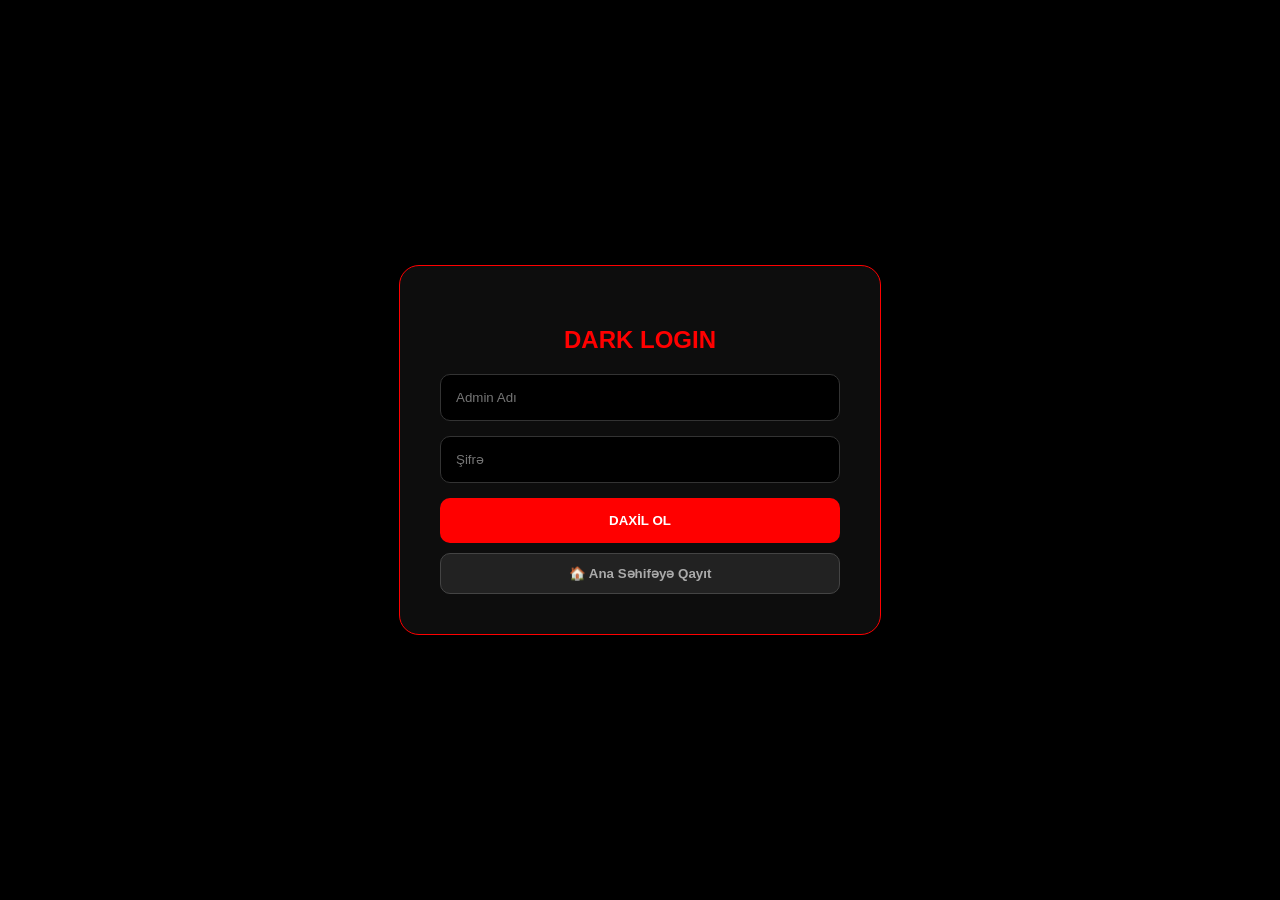
<file: admin.html>
<!DOCTYPE html>
<html lang="az">
<head>
    <meta charset="UTF-8">
    <meta name="viewport" content="width=device-width, initial-scale=1.0">
    <title>DARK | REAL-TIME CONTROL</title>
    <style>
        :root { --red: #ff0000; --dark-bg: #050505; --card-bg: #0d0d0d; --text: #ffffff; --gray: #888; }
        body { background-color: var(--dark-bg); color: var(--text); font-family: 'Segoe UI', sans-serif; margin: 0; display: flex; height: 100vh; overflow: hidden; }
        
        /* Giriş Ekranları */
        .overlay-screen { position: fixed; top: 0; left: 0; width: 100%; height: 100%; background: #000; display: flex; justify-content: center; align-items: center; z-index: 10000; transition: 0.5s; }
        .login-box { width: 90%; max-width: 400px; padding: 40px; background: var(--card-bg); border: 1px solid var(--red); border-radius: 20px; text-align: center; }
        input { width: 100%; padding: 15px; margin-bottom: 15px; background: #000; color: #fff; border: 1px solid #333; border-radius: 10px; box-sizing: border-box; }
        button { cursor: pointer; transition: 0.3s; }
        .btn-home { width: 100%; padding: 12px; background: #222; color: #aaa; border: 1px solid #444; border-radius: 10px; margin-top: 10px; font-weight: bold; }
        .btn-home:hover { background: #333; color: white; }

        /* Sidebar */
        .sidebar { width: 280px; background: var(--card-bg); border-right: 1px solid #222; display: flex; flex-direction: column; padding: 20px; z-index: 999; }
        .menu-btn { background: transparent; color: var(--text); border: none; padding: 15px; text-align: left; border-radius: 10px; margin-bottom: 5px; }
        .menu-btn.active { background: rgba(255, 0, 0, 0.1); color: var(--red); font-weight: bold; }

        /* Content */
        .content { flex: 1; padding: 40px; overflow-y: auto; }
        .page { display: none; }
        .page.active { display: block; }
        
        /* Stats & Tables */
        .stats-grid { display: grid; grid-template-columns: repeat(auto-fit, minmax(200px, 1fr)); gap: 20px; margin-bottom: 30px; }
        .stat-card { background: var(--card-bg); padding: 20px; border-radius: 15px; border: 1px solid #222; text-align: center; }
        .val { font-size: 32px; font-weight: bold; color: var(--red); display: block; margin: 10px 0; }
        
        .log-table { width: 100%; border-collapse: collapse; background: #0a0a0a; border-radius: 10px; overflow: hidden; margin-top: 10px; }
        .log-table th, .log-table td { padding: 12px; text-align: left; border-bottom: 1px solid #111; font-size: 13px; }
        .log-table th { color: var(--red); background: #111; }

        .live-status { display: inline-flex; align-items: center; gap: 8px; font-weight: bold; }
        .dot { width: 10px; height: 10px; border-radius: 50%; background: #555; }
        .live .dot { background: #00ff00; box-shadow: 0 0 10px #00ff00; animation: blink 1s infinite; }
        @keyframes blink { 50% { opacity: 0.3; } }

        @media (max-width: 900px) {
            .sidebar { position: fixed; left: -300px; height: 100%; transition: 0.3s; }
            .sidebar.open { left: 0; }
            .content { padding: 80px 20px; }
        }
    </style>
</head>
<body>

    <!-- Giriş Mərhələsi 1 -->
    <div id="loginOverlay" class="overlay-screen">
        <div class="login-box">
            <h2 style="color:var(--red)">DARK LOGIN</h2>
            <input type="text" id="userInput" placeholder="Admin Adı">
            <input type="password" id="passInput" placeholder="Şifrə">
            <button onclick="checkStep1()" style="width:100%; padding:15px; background:var(--red); color:white; border:none; border-radius:10px; font-weight:bold;">DAXİL OL</button>
            <button class="btn-home" onclick="window.location.href='index.html'">🏠 Ana Səhifəyə Qayıt</button>
        </div>
    </div>

    <!-- Giriş Mərhələsi 2 -->
    <div id="twoFAOverlay" class="overlay-screen" style="display:none;">
        <div class="login-box">
            <h2 style="color:var(--red)">SECURITY</h2>
            <input type="password" id="twoFAPass" placeholder="Gizlilik Acharı">
            <button onclick="checkStep2()" style="width:100%; padding:15px; background:var(--red); color:white; border:none; border-radius:10px; font-weight:bold;">PANELİ AÇ</button>
            <button class="btn-home" onclick="window.location.href='index.html'">🏠 Ana Səhifəyə Qayıt</button>
        </div>
    </div>

    <!-- Sidebar -->
    <div class="sidebar" id="sidebar">
        <h2 style="color:var(--red); text-align:center">DARK PANEL</h2>
        <button class="menu-btn active" onclick="showPage('dashboard', this)">📊 DASHBOARD</button>
        <button class="menu-btn" onclick="showPage('blacklist', this)">🚫 BLACKLIST</button>
        <button class="menu-btn" onclick="showPage('logs', this)">🛠 SİSTEM LOQLARI</button>
        <button onclick="window.location.href='index.html'" style="margin-top:auto; padding:15px; background:#333; border:1px solid #555; border-radius:10px; color:white; font-weight:bold;">🏠 ANA SƏHİFƏ</button>
    </div>

    <div class="content">
        <!-- Dashboard -->
        <div id="dashboard" class="page active">
            <h3>CANLI STATİSTİKA</h3>
            <div class="stats-grid">
                <div class="stat-card">
                    <h4>TikTok Canlı</h4>
                    <div id="tiktokStatus" class="live-status"><div class="dot"></div> <span id="statusText">OFFLINE</span></div>
                    <div style="margin-top:10px;">
                        <button onclick="toggleTikTok(true)" style="background:green; color:white; border:none; padding:8px 15px; border-radius:5px; font-weight:bold;">AKTİV ET</button>
                        <button onclick="toggleTikTok(false)" style="background:#880000; color:white; border:none; padding:8px 15px; border-radius:5px; font-weight:bold;">DEAKTİV ET</button>
                    </div>
                </div>
                <div class="stat-card"><h4>Ümumi Ziyarət</h4><span class="val" id="totalVisits">0</span></div>
                <div class="stat-card"><h4>Real Rezervlər</h4><span class="val" id="totalRezervs">0</span></div>
            </div>
        </div>

        <!-- Blacklist -->
        <div id="blacklist" class="page">
            <h3>🚫 IP BAN SİSTEMİ</h3>
            <div style="background:#0a0a0a; padding:20px; border-radius:15px; border:1px solid #222;">
                <input type="text" id="banIP" placeholder="Bloklanacaq IP">
                <button onclick="addBan()" style="width:100%; padding:15px; background:var(--red); color:white; border:none; border-radius:10px; font-weight:bold;">IP-Nİ BLOKLA</button>
            </div>
            <div id="bannedList" style="margin-top:20px; color:red; font-family:monospace;"></div>
        </div>

        <!-- Logs -->
        <div id="logs" class="page">
            <h3>🛠 REAL LOQLAR</h3>
            <button onclick="clearLogs()" style="background:#444; color:white; border:none; padding:10px; border-radius:5px; margin-bottom:10px;">Loqları Təmizlə</button>
            
            <h4>Ziyarətçilər</h4>
            <table class="log-table">
                <thead><tr><th>IP</th><th>Tarix</th></tr></thead>
                <tbody id="visitLogs"></tbody>
            </table>

            <h4>Rezervasiyalar</h4>
            <table class="log-table">
                <thead><tr><th>IP</th><th>Məlumat</th><th>Tarix</th></tr></thead>
                <tbody id="rezervLogs"></tbody>
            </table>
        </div>
    </div>

    <script>
        // --- REAL MƏLUMATLARIN İDARƏ EDİLMƏSİ ---
        let storage = {
            visits: JSON.parse(localStorage.getItem('dark_visits')) || [],
            rezervs: JSON.parse(localStorage.getItem('dark_rezervs')) || [],
            bans: JSON.parse(localStorage.getItem('dark_bans')) || [],
            isLive: localStorage.getItem('tiktokLiveStatus') === 'true' // Ana səhifə ilə əlaqə
        };

        function checkStep1() {
            if(document.getElementById("userInput").value === "dark" && document.getElementById("passInput").value === "cindirniko") {
                document.getElementById("loginOverlay").style.display = "none";
                document.getElementById("twoFAOverlay").style.display = "flex";
            } else { alert("Yanlış məlumat!"); }
        }

        function checkStep2() {
            if(document.getElementById("twoFAPass").value === "dark170109") {
                document.getElementById("twoFAOverlay").style.display = "none";
                initPanel();
            } else { alert("Açar yanlışdır!"); }
        }

        function initPanel() {
            updateStats(); renderBans(); renderLogs();
            toggleTikTok(storage.isLive);
        }

        function updateStats() {
            document.getElementById("totalVisits").innerText = storage.visits.length;
            document.getElementById("totalRezervs").innerText = storage.rezervs.length;
        }

        // --- ƏSAS HİSSƏ: TİKTOK STATUSUNUN DƏYİŞDİRİLMƏSİ ---
        function toggleTikTok(status) {
            storage.isLive = status;
            // Ana səhifənin görəcəyi kodu (tiktokLiveStatus) yeniləyirik:
            localStorage.setItem('tiktokLiveStatus', status ? 'true' : 'false'); 
            
            const el = document.getElementById("tiktokStatus");
            if(status) {
                el.classList.add("live");
                document.getElementById("statusText").innerText = "LIVE NOW";
            } else {
                el.classList.remove("live");
                document.getElementById("statusText").innerText = "OFFLINE";
            }
        }

        function addBan() {
            const ip = document.getElementById("banIP").value;
            if(ip && !storage.bans.includes(ip)) {
                storage.bans.push(ip);
                localStorage.setItem('dark_bans', JSON.stringify(storage.bans));
                renderBans(); document.getElementById("banIP").value = "";
            }
        }

        function renderBans() { document.getElementById("bannedList").innerHTML = storage.bans.map(ip => `<div>[BANNED] ${ip}</div>`).join(""); }

        function renderLogs() {
            document.getElementById("visitLogs").innerHTML = storage.visits.map(v => `<tr><td>${v.ip}</td><td>${v.date}</td></tr>`).reverse().join("");
            document.getElementById("rezervLogs").innerHTML = storage.rezervs.map(r => `<tr><td>${r.ip}</td><td>${r.note}</td><td>${r.date}</td></tr>`).reverse().join("");
        }

        function clearLogs() {
            if(confirm("Bütün loqlar silinsin?")) {
                localStorage.setItem('dark_visits', '[]'); localStorage.setItem('dark_rezervs', '[]');
                storage.visits = []; storage.rezervs = [];
                updateStats(); renderLogs();
            }
        }

        function showPage(id, btn) {
            document.querySelectorAll('.page').forEach(p => p.classList.remove('active'));
            document.getElementById(id).classList.add('active');
            document.querySelectorAll('.menu-btn').forEach(m => m.classList.remove('active'));
            btn.classList.add('active');
        }
    </script>
</body>
</html>
</file>
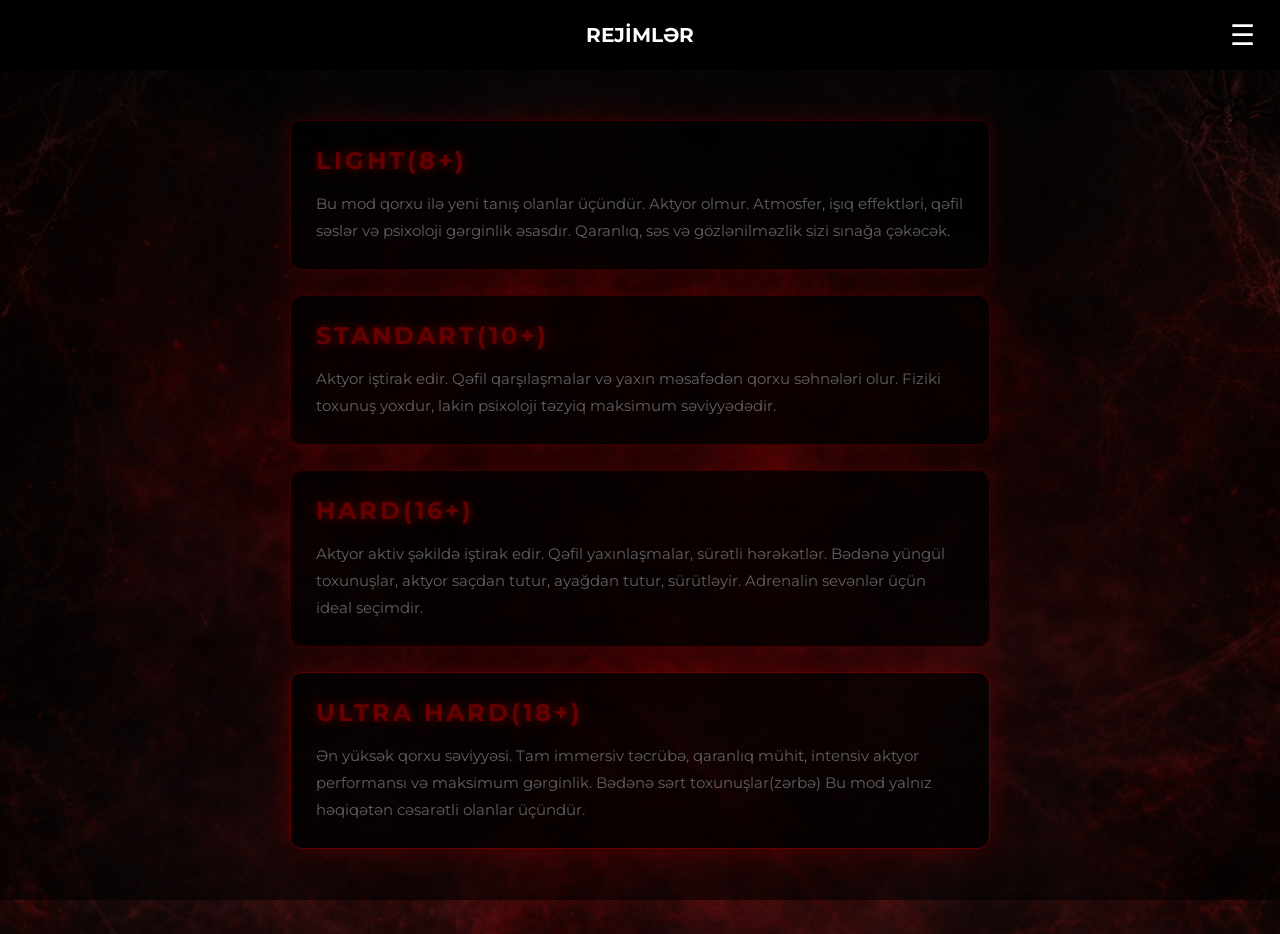
<file: mods.html>
<!DOCTYPE html>
<html lang="az">
<head>
<meta charset="UTF-8">
<meta name="viewport" content="width=device-width, initial-scale=1.0">
<title>Modlar</title>
<link rel="stylesheet" href="style.css">
</head>
<body>

<!-- SIDE MENU -->
<div class="side-menu" id="menu">
    <a href="index.html">Ana Səhifə</a>
    <a href="about.html">Haqqımızda</a>
    <a href="games.html">Oyunlar</a>
    <a href="prices.html">Qiymətlər</a>
    <a href="location.html">Məkan</a>
</div>

<!-- TOPBAR -->
<div class="topbar">
    <div class="topbar-title">REJİMLƏR</div>
    <div class="burger" onclick="toggleMenu()" id="burger">☰</div>
</div>

<section class="mods-section">

    <div class="mods-container">

        <div class="mode-card">
            <h2>LIGHT(8+)</h2>
            <p>
            Bu mod qorxu ilə yeni tanış olanlar üçündür.
            Aktyor olmur. Atmosfer, işıq effektləri,
            qəfil səslər və psixoloji gərginlik əsasdır.
            Qaranlıq, səs və gözlənilməzlik sizi sınağa çəkəcək.
            </p>
        </div>

        <div class="mode-card">
            <h2>STANDART(10+)</h2>
            <p>
            Aktyor iştirak edir.
            Qəfil qarşılaşmalar və yaxın məsafədən qorxu səhnələri olur.
            Fiziki toxunuş yoxdur, lakin psixoloji təzyiq maksimum səviyyədədir.
            </p>
        </div>

        <div class="mode-card">
            <h2>HARD(16+)</h2>
            <p>
            Aktyor aktiv şəkildə iştirak edir.
            Qəfil yaxınlaşmalar, sürətli hərəkətlər.
            Bədənə yüngül toxunuşlar, aktyor saçdan tutur, ayağdan tutur,
            sürütləyir.
            Adrenalin sevənlər üçün ideal seçimdir.
            </p>
        </div>

        <div class="mode-card ultra">
            <h2>ULTRA HARD(18+)</h2>
            <p>
            Ən yüksək qorxu səviyyəsi.
            Tam immersiv təcrübə, qaranlıq mühit,
            intensiv aktyor performansı və maksimum gərginlik.
            Bədənə sərt toxunuşlar(zərbə)
            Bu mod yalnız həqiqətən cəsarətli olanlar üçündür.
            </p>
        </div>

    </div>

</section>

<script>
function toggleMenu(){
    const menu = document.getElementById("menu");
    const burger = document.getElementById("burger");

    menu.classList.toggle("active");

    if(menu.classList.contains("active")){
        burger.innerHTML = "✕";
        burger.classList.add("close");
    } else {
        burger.innerHTML = "☰";
        burger.classList.remove("close");
    }
}
</script>

</body>
</html>
</file>
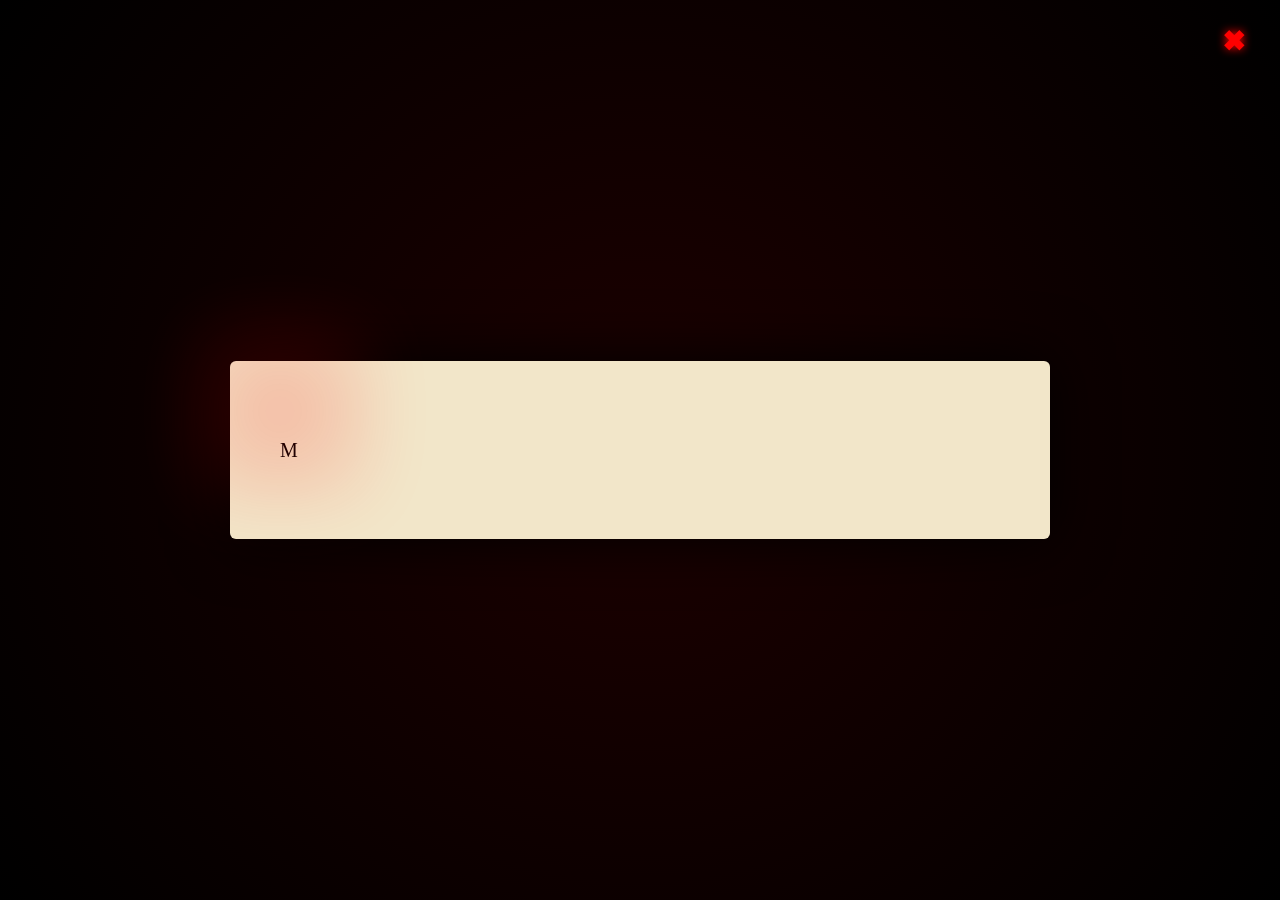
<file: murad.html>
<!DOCTYPE html>
<html lang="az">
<head>

<meta charset="UTF-8">
<meta name="viewport" content="width=device-width, initial-scale=1.0">

<title>Murad Hekayə</title>

<style>

body{
margin:0;
background:black;
font-family:serif;
overflow:hidden;
display:flex;
justify-content:center;
align-items:center;
height:100vh;
}

/* close button */

.close-btn{
position:fixed;
top:25px;
right:35px;
font-size:28px;
color:red;
cursor:pointer;
font-weight:bold;
text-shadow:0 0 10px red;
transition:0.2s;
}

.close-btn:hover{
transform:scale(1.3);
}

/* horror background */

body::before{
content:"";
position:fixed;
width:100%;
height:100%;
background:radial-gradient(circle, #200000, black);
opacity:0.9;
z-index:-1;
}

/* book */

.book{
width:720px;
max-width:90%;
background:#f2e6c9;
padding:50px;
border-radius:6px;
box-shadow:0 0 60px black;
font-size:20px;
line-height:1.9;
transform:rotateY(90deg);
animation:openBook 1.2s forwards;
}

/* blood stains */

.book::before{
content:"";
position:absolute;
width:200px;
height:200px;
background:radial-gradient(red, transparent);
opacity:0.2;
top:-50px;
left:-50px;
filter:blur(30px);
}

/* page open animation */

@keyframes openBook{
0%{transform:rotateY(90deg);}
100%{transform:rotateY(0deg);}
}

/* screen shake */

@keyframes shake{
0%{transform:translate(0)}
25%{transform:translate(2px,-2px)}
50%{transform:translate(-2px,2px)}
75%{transform:translate(2px,2px)}
100%{transform:translate(0)}
}

.shake{
animation:shake 0.3s;
}

</style>

</head>

<body>

<div class="close-btn" onclick="location.href='games.html'">✖</div>

<div class="book">
<p id="story"></p>
</div>

<!-- sounds -->


<audio id="ambience" src="pen.mp3" autoplay loop></audio>

<script>

const text = `Muradın 10 yaşı var idi.

10 il əvvəl onun anasına cin musallat oldu.

Qaranlıq gecədə ailənin bütün üzvləri —
6 yaşlı bacısı, atası, nənəsi və babası —
amansız şəkildə öldürüldü.

Murad öldürülərkən ifrit onun ruhuna aşiq oldu
və onu həmin evdə həbs etdi.

Paşa baba və Fatma nənə
Muradın ruhunu azad etmək üçün
öz ruhlarını da həmin evdə saxladılar.

Lakin zaman keçdikcə
hamısı ifritin köləsinə çevrildi...

İndi isə sən o evə daxil olacaqsan.

Muradı xilas edə biləcəksən?`;

let i = 0;

function typeWriter(){

if(i < text.length){

document.getElementById("story").innerHTML += text.charAt(i);

document.getElementById("penSound").currentTime=0;
document.getElementById("penSound").play();

i++;

setTimeout(typeWriter,20); /* faster writing */

}
}

typeWriter();

/* random screen shake */

setInterval(()=>{

if(Math.random()<0.15){

document.body.classList.add("shake");

setTimeout(()=>{
document.body.classList.remove("shake");
},300);

}

},2000);

</script>

</body>
</html>
</file>
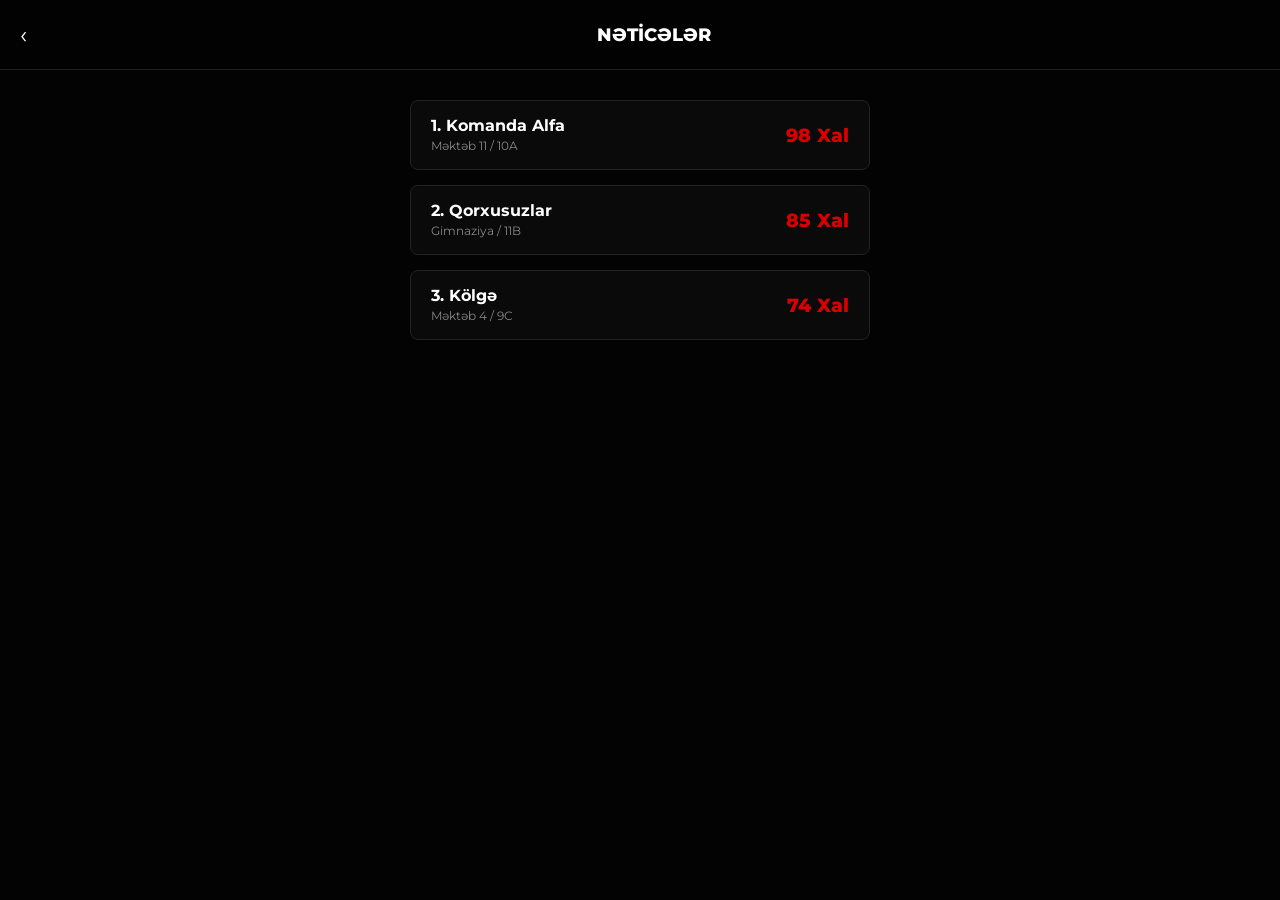
<file: neticeler.html>
<!DOCTYPE html>
<html lang="az">
<head>
    <meta charset="UTF-8">
    <meta name="viewport" content="width=device-width, initial-scale=1.0, maximum-scale=1.0, user-scalable=no">
    <title>Nəticələr - DARK Horror House</title>
    <style>
        @import url('https://fonts.googleapis.com/css2?family=Montserrat:wght@400;600;800&display=swap');
        :root { --bg: #030303; --surface: #0a0a0a; --primary: #d90000; --text: #ffffff; --border: #222222; }
        * { box-sizing: border-box; margin: 0; padding: 0; font-family: 'Montserrat', sans-serif; }
        body { background: var(--bg); color: var(--text); }
        .topbar { position: fixed; top: 0; width: 100%; height: 70px; background: rgba(3,3,3,0.9); display: flex; align-items: center; justify-content: space-between; padding: 0 20px; z-index: 100; border-bottom: 1px solid var(--border); }
        .topbar-title { font-weight: 800; font-size: 1.1rem; text-transform: uppercase; margin: 0 auto; padding-left: 28px; }
        .back-btn { font-size: 24px; color: var(--text); text-decoration: none; position: absolute; left: 20px; }
        .app-container { width: 100%; max-width: 500px; margin: 0 auto; padding: 20px; padding-top: 100px; }
        .result-card { background: var(--surface); padding: 15px 20px; border: 1px solid var(--border); border-radius: 8px; display: flex; justify-content: space-between; align-items: center; margin-bottom: 15px; }
        .result-card span.score { font-weight: 800; color: var(--primary); font-size: 1.2rem; }
    </style>
</head>
<body>
    <div class="topbar">
        <a href="index.html" class="back-btn">‹</a>
        <div class="topbar-title">Nəticələr</div>
    </div>
    <div class="app-container">
        <div class="result-card">
            <div>
                <strong>1. Komanda Alfa</strong><br>
                <span style="font-size: 12px; color: #888;">Məktəb 11 / 10A</span>
            </div>
            <span class="score">98 Xal</span>
        </div>
        <div class="result-card">
            <div>
                <strong>2. Qorxusuzlar</strong><br>
                <span style="font-size: 12px; color: #888;">Gimnaziya / 11B</span>
            </div>
            <span class="score">85 Xal</span>
        </div>
        <div class="result-card">
            <div>
                <strong>3. Kölgə</strong><br>
                <span style="font-size: 12px; color: #888;">Məktəb 4 / 9C</span>
            </div>
            <span class="score">74 Xal</span>
        </div>
    </div>
</body>
</html>
</file>
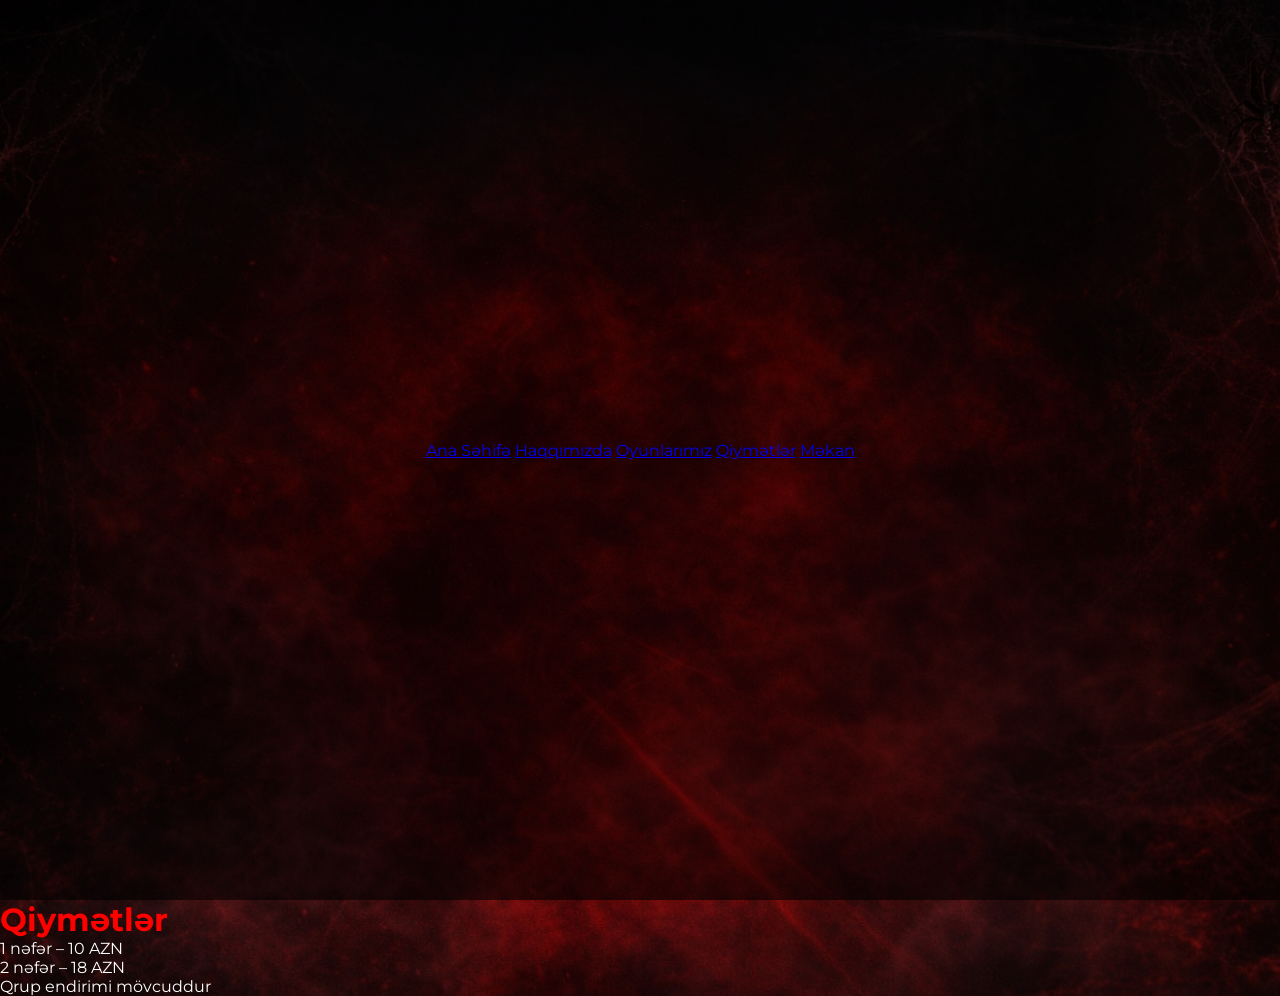
<file: prices.html>
<!DOCTYPE html>
<html lang="az">
<head>
<meta charset="UTF-8">
<meta name="viewport" content="width=device-width, initial-scale=1.0">
<title>Qiymətlər - Dark Qorxu Evi</title>
<link rel="stylesheet" href="style.css">
</head>
<body>

<header>
<nav>
    <a href="index.html">Ana Səhifə</a>
    <a href="about.html">Haqqımızda</a>
    <a href="games.html">Oyunlarımız</a>
    <a href="prices.html">Qiymətlər</a>
    <a href="location.html">Məkan</a>
</nav>
</header>

<div class="content">
    <h1 style="color:red;">Qiymətlər</h1>
    <p>1 nəfər – 10 AZN</p>
    <p>2 nəfər – 18 AZN</p>
    <p>Qrup endirimi mövcuddur</p>
</div>

</body>
</html>
</file>
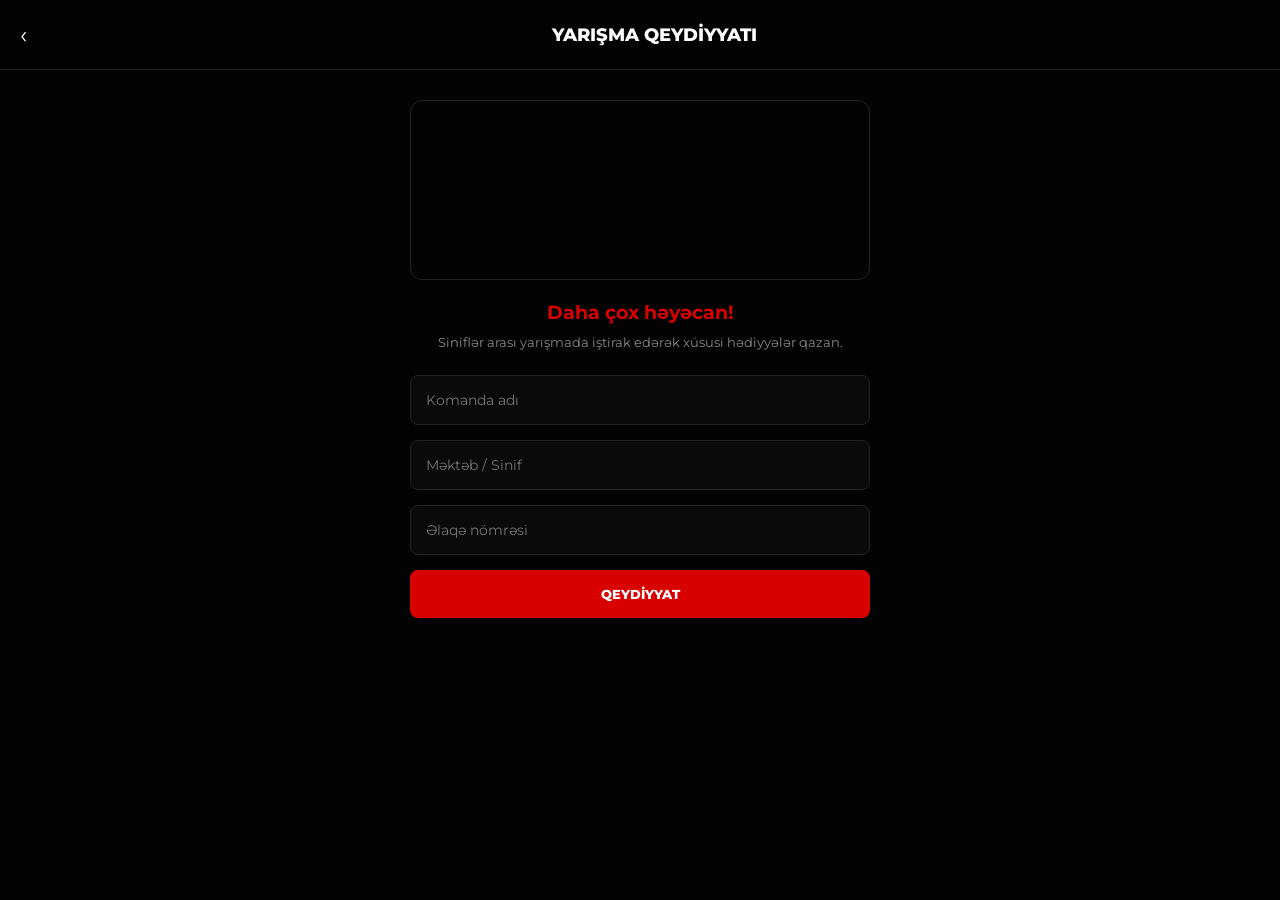
<file: qeydiyyat.html>
<!DOCTYPE html>
<html lang="az">
<head>
    <meta charset="UTF-8">
    <meta name="viewport" content="width=device-width, initial-scale=1.0, maximum-scale=1.0, user-scalable=no">
    <title>Yarışma Qeydiyyatı - DARK Horror House</title>
    <style>
        @import url('https://fonts.googleapis.com/css2?family=Montserrat:wght@400;600;800&display=swap');
        :root { --bg: #030303; --surface: #0a0a0a; --primary: #d90000; --text: #ffffff; --border: #222222; }
        * { box-sizing: border-box; margin: 0; padding: 0; font-family: 'Montserrat', sans-serif; }
        body { background: var(--bg); color: var(--text); }
        .topbar { position: fixed; top: 0; width: 100%; height: 70px; background: rgba(3,3,3,0.9); display: flex; align-items: center; justify-content: space-between; padding: 0 20px; z-index: 100; border-bottom: 1px solid var(--border); }
        .topbar-title { font-weight: 800; font-size: 1.1rem; text-transform: uppercase; margin: 0 auto; padding-left: 28px; }
        .back-btn { font-size: 24px; color: var(--text); text-decoration: none; position: absolute; left: 20px; }
        .app-container { width: 100%; max-width: 500px; margin: 0 auto; padding: 20px; padding-top: 100px; text-align: center; }
        .hero-img { width: 100%; height: 180px; background: url('https://images.unsplash.com/photo-1509248961158-e54f6934749c?auto=format&fit=crop&w=600&q=80') center/cover; border-radius: 12px; margin-bottom: 20px; border: 1px solid var(--border); }
        input { width: 100%; padding: 15px; background: var(--surface); border: 1px solid var(--border); color: var(--text); border-radius: 8px; margin-bottom: 15px; outline: none; font-size: 14px; }
        .btn { width: 100%; background: var(--primary); color: #fff; padding: 16px; border: none; border-radius: 8px; font-weight: 800; text-transform: uppercase; cursor: pointer; }
    </style>
</head>
<body>
    <div class="topbar">
        <a href="index.html" class="back-btn">‹</a>
        <div class="topbar-title">Yarışma Qeydiyyatı</div>
    </div>
    <div class="app-container">
        <div class="hero-img"></div>
        <h2 style="font-size: 1.2rem; margin-bottom: 10px; color: var(--primary);">Daha çox həyəcan!</h2>
        <p style="font-size: 13px; color: #888; margin-bottom: 25px; padding: 0 10px;">Siniflər arası yarışmada iştirak edərək xüsusi hədiyyələr qazan.</p>
        
        <form onsubmit="event.preventDefault(); alert('Qeydiyyat uğurla tamamlandı!'); window.location.href='index.html';">
            <input type="text" placeholder="Komanda adı" required>
            <input type="text" placeholder="Məktəb / Sinif" required>
            <input type="tel" placeholder="Əlaqə nömrəsi" required>
            <button type="submit" class="btn">Qeydiyyat</button>
        </form>
    </div>
</body>
</html>
</file>
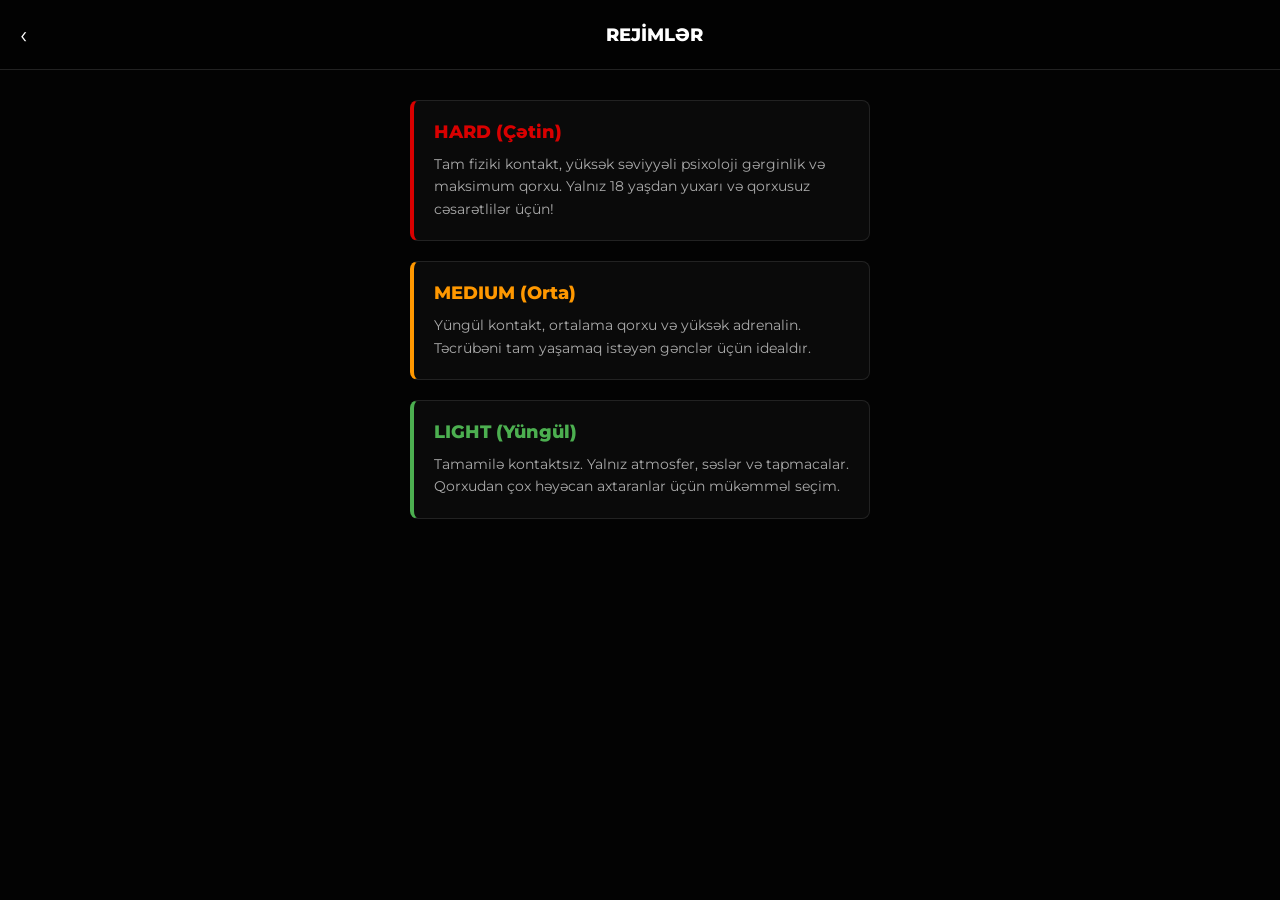
<file: rejimler.html>
<!DOCTYPE html>
<html lang="az">
<head>
    <meta charset="UTF-8">
    <meta name="viewport" content="width=device-width, initial-scale=1.0, maximum-scale=1.0, user-scalable=no">
    <title>Rejimlər - DARK Horror House</title>
    <style>
        @import url('https://fonts.googleapis.com/css2?family=Montserrat:wght@400;600;800&display=swap');
        :root { --bg: #030303; --surface: #0a0a0a; --primary: #d90000; --text: #ffffff; --border: #222222; }
        * { box-sizing: border-box; margin: 0; padding: 0; font-family: 'Montserrat', sans-serif; }
        body { background: var(--bg); color: var(--text); }
        .topbar { position: fixed; top: 0; width: 100%; height: 70px; background: rgba(3,3,3,0.9); display: flex; align-items: center; justify-content: space-between; padding: 0 20px; z-index: 100; border-bottom: 1px solid var(--border); }
        .topbar-title { font-weight: 800; font-size: 1.1rem; text-transform: uppercase; margin: 0 auto; padding-left: 28px; }
        .back-btn { font-size: 24px; color: var(--text); text-decoration: none; position: absolute; left: 20px; }
        .app-container { width: 100%; max-width: 500px; margin: 0 auto; padding: 20px; padding-top: 100px; }
        .mode-card { background: var(--surface); border: 1px solid var(--border); border-left: 4px solid var(--primary); padding: 20px; border-radius: 8px; margin-bottom: 20px; }
        .mode-title { font-size: 18px; font-weight: 800; margin-bottom: 10px; color: var(--primary); }
        .mode-desc { font-size: 14px; color: #aaa; line-height: 1.6; }
    </style>
</head>
<body>
    <div class="topbar">
        <a href="index.html" class="back-btn">‹</a>
        <div class="topbar-title">Rejimlər</div>
    </div>
    <div class="app-container">
        <div class="mode-card">
            <div class="mode-title">HARD (Çətin)</div>
            <div class="mode-desc">Tam fiziki kontakt, yüksək səviyyəli psixoloji gərginlik və maksimum qorxu. Yalnız 18 yaşdan yuxarı və qorxusuz cəsarətlilər üçün!</div>
        </div>
        <div class="mode-card" style="border-left-color: #ff9800;">
            <div class="mode-title" style="color:#ff9800;">MEDIUM (Orta)</div>
            <div class="mode-desc">Yüngül kontakt, ortalama qorxu və yüksək adrenalin. Təcrübəni tam yaşamaq istəyən gənclər üçün idealdır.</div>
        </div>
        <div class="mode-card" style="border-left-color: #4caf50;">
            <div class="mode-title" style="color:#4caf50;">LIGHT (Yüngül)</div>
            <div class="mode-desc">Tamamilə kontaktsız. Yalnız atmosfer, səslər və tapmacalar. Qorxudan çox həyəcan axtaranlar üçün mükəmməl seçim.</div>
        </div>
    </div>
</body>
</html>
</file>
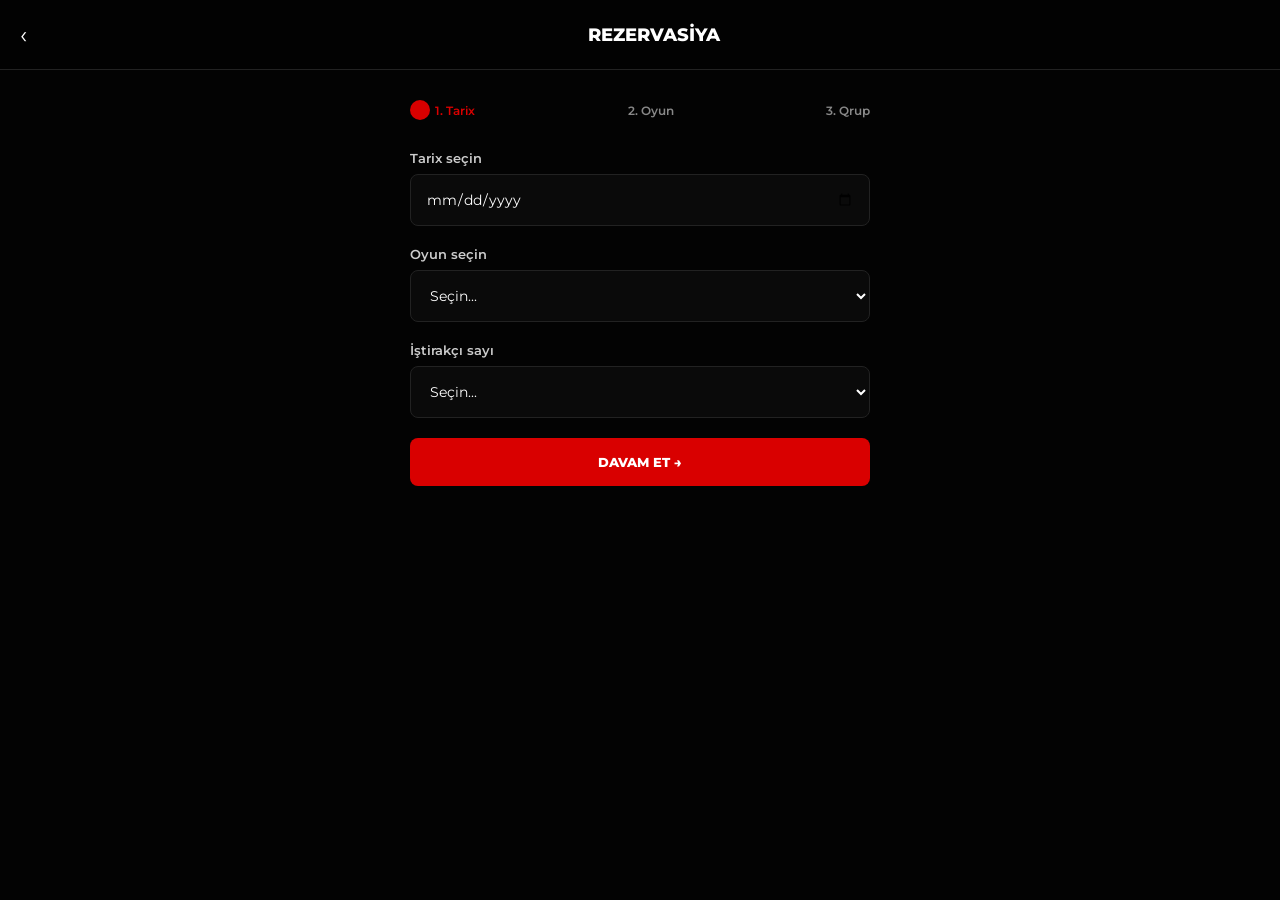
<file: reserve.html>
<!DOCTYPE html>
<html lang="az">
<head>
    <meta charset="UTF-8">
    <meta name="viewport" content="width=device-width, initial-scale=1.0, maximum-scale=1.0, user-scalable=no">
    <title>Rezervasiya - DARK Horror House</title>
    <style>
        @import url('https://fonts.googleapis.com/css2?family=Montserrat:wght@400;600;800&display=swap');
        :root { --bg: #030303; --surface: #0a0a0a; --primary: #d90000; --text: #ffffff; --border: #222222; }
        * { box-sizing: border-box; margin: 0; padding: 0; font-family: 'Montserrat', sans-serif; }
        body { background: var(--bg); color: var(--text); }
        .topbar { position: fixed; top: 0; width: 100%; height: 70px; background: rgba(3,3,3,0.9); display: flex; align-items: center; justify-content: space-between; padding: 0 20px; z-index: 100; border-bottom: 1px solid var(--border); }
        .topbar-title { font-weight: 800; font-size: 1.1rem; text-transform: uppercase; margin: 0 auto; padding-left: 28px; }
        .back-btn { font-size: 24px; color: var(--text); text-decoration: none; position: absolute; left: 20px; }
        .app-container { width: 100%; max-width: 500px; margin: 0 auto; padding: 20px; padding-top: 100px; }
        
        .step-indicator { display: flex; justify-content: space-between; margin-bottom: 30px; font-size: 12px; color: #888; font-weight: 600; }
        .step-indicator span { display: flex; align-items: center; gap: 5px; }
        .step-indicator .active { color: var(--primary); }
        .step-indicator .active::before { content: ''; display: inline-block; width: 20px; height: 20px; background: var(--primary); color: white; border-radius: 50%; text-align: center; line-height: 20px; }
        
        label { display: block; margin-bottom: 8px; font-size: 13px; font-weight: 600; color: #ccc; }
        select, input { width: 100%; padding: 15px; background: var(--surface); border: 1px solid var(--border); color: var(--text); border-radius: 8px; margin-bottom: 20px; outline: none; font-size: 14px; }
        .btn { width: 100%; background: var(--primary); color: #fff; padding: 16px; border: none; border-radius: 8px; font-weight: 800; text-transform: uppercase; cursor: pointer; }
    </style>
</head>
<body>
    <div class="topbar">
        <a href="index.html" class="back-btn">‹</a>
        <div class="topbar-title">Rezervasiya</div>
    </div>
    <div class="app-container">
        <div class="step-indicator">
            <span class="active">1. Tarix</span>
            <span>2. Oyun</span>
            <span>3. Qrup</span>
        </div>
        <form action="#" method="POST" onsubmit="event.preventDefault(); alert('Rezervasiya sistemi işə salındı!'); window.location.href='index.html';">
            <label>Tarix seçin</label>
            <input type="date" required>
            <label>Oyun seçin</label>
            <select required>
                <option value="">Seçin...</option>
                <option>Qanlı Mənzil</option>
                <option>Psixoloq</option>
                <option>Mqam</option>
                <option>Dəhliz</option>
            </select>
            <label>İştirakçı sayı</label>
            <select required>
                <option value="">Seçin...</option>
                <option>2 nəfər</option>
                <option>3 nəfər</option>
                <option>4 nəfər</option>
                <option>5+ nəfər</option>
            </select>
            <button type="submit" class="btn">Davam et →</button>
        </form>
    </div>
</body>
</html>
</file>
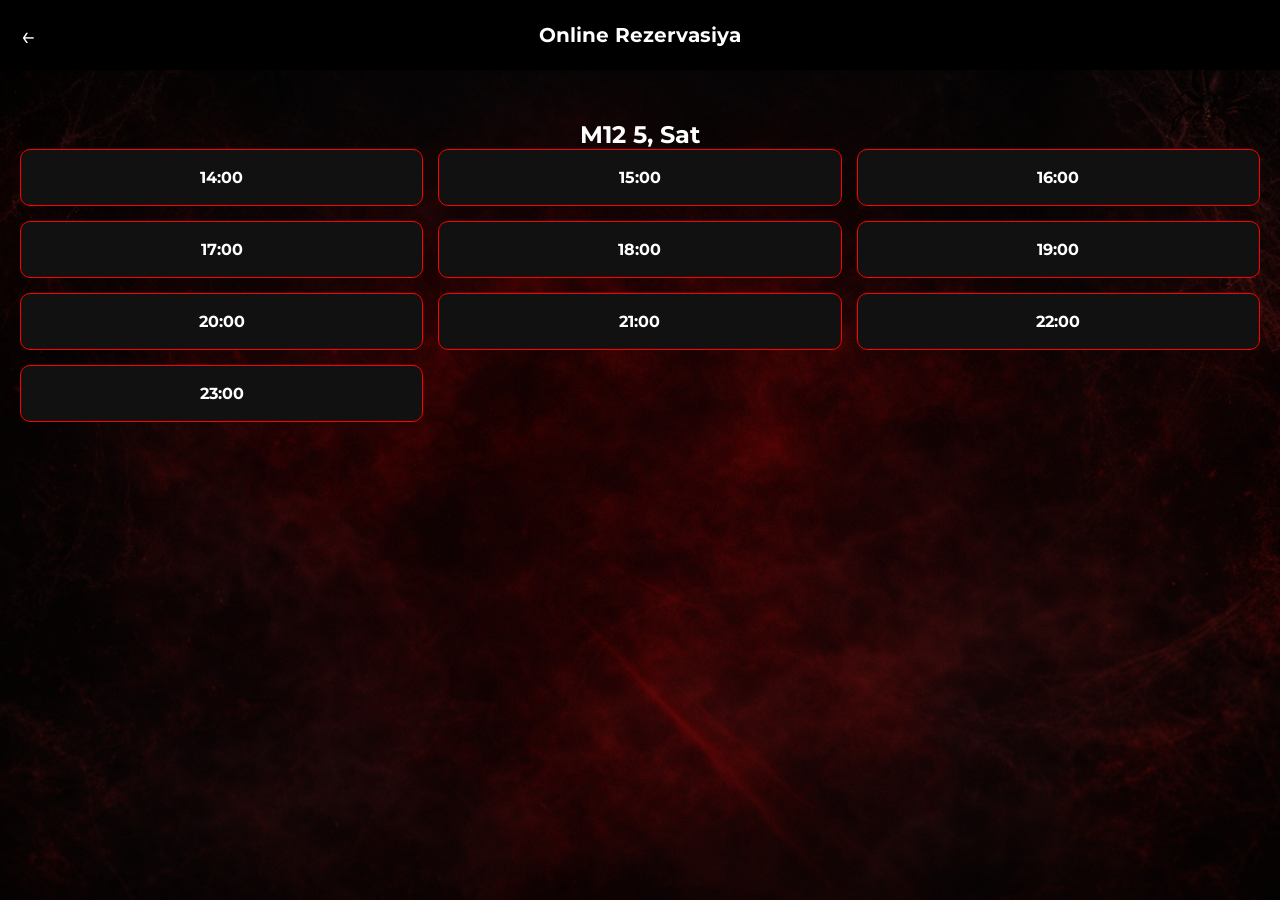
<file: resrve.html>
<!DOCTYPE html>
<html lang="az">
<head>
<meta charset="UTF-8">
<meta name="viewport" content="width=device-width, initial-scale=1.0">
<title>Online Rezervasiya</title>
<link rel="stylesheet" href="style.css">
</head>
<body>

<!-- TOP BAR -->
<div class="topbar">
    <div class="back-btn" onclick="goBack()">←</div>
    <div class="topbar-title">Online Rezervasiya</div>
</div>

<div class="reserve-page">

    <!-- TARİX -->
    <h2 id="selectedDate"></h2>

    <!-- SAATLAR -->
    <div class="time-grid" id="timeGrid"></div>

</div>

<script>
const times = ["14:00","15:00","16:00","17:00","18:00","19:00","20:00","21:00","22:00","23:00"];

let selectedTime = "";
let selectedDate = "";

function goBack(){
    window.location.href = "index.html";
}

// BUGÜN + 5 GÜN
function generateDates(){
    let today = new Date();
    selectedDate = today.toISOString().split('T')[0];

    document.getElementById("selectedDate").innerText =
        formatDate(today);

    generateTimes();
}

// TARİX FORMAT
function formatDate(date){
    return date.toLocaleDateString("az-AZ", {
        day: "numeric",
        month: "long",
        weekday: "long"
    });
}

// SAATLAR
function generateTimes(){
    let grid = document.getElementById("timeGrid");
    grid.innerHTML = "";

    times.forEach(time=>{
        let div = document.createElement("div");
        div.className = "time-box";
        div.innerText = time;

        div.onclick = () => selectTime(div, time);

        grid.appendChild(div);
    });
}

// SEÇİM
function selectTime(el, time){
    document.querySelectorAll(".time-box").forEach(b=>b.classList.remove("active"));
    el.classList.add("active");
    selectedTime = time;

    showConfirm();
}

// CONFIRM POPUP
function showConfirm(){
    let confirm = confirm("Rezerv etmək istəyirsən?\nSaat: " + selectedTime);

    if(confirm){
        openForm();
    }
}

// FORM
function openForm(){
    let ad = prompt("Ad Soyad:");
    let tel = prompt("Telefon nömrə:");

    if(!ad || !tel){
        alert("Ad və nömrə vacibdir!");
        return;
    }

    alert("Rezervasiya uğurla tamamlandı ✅");
}

generateDates();
</script>

</body>
</html>
</file>
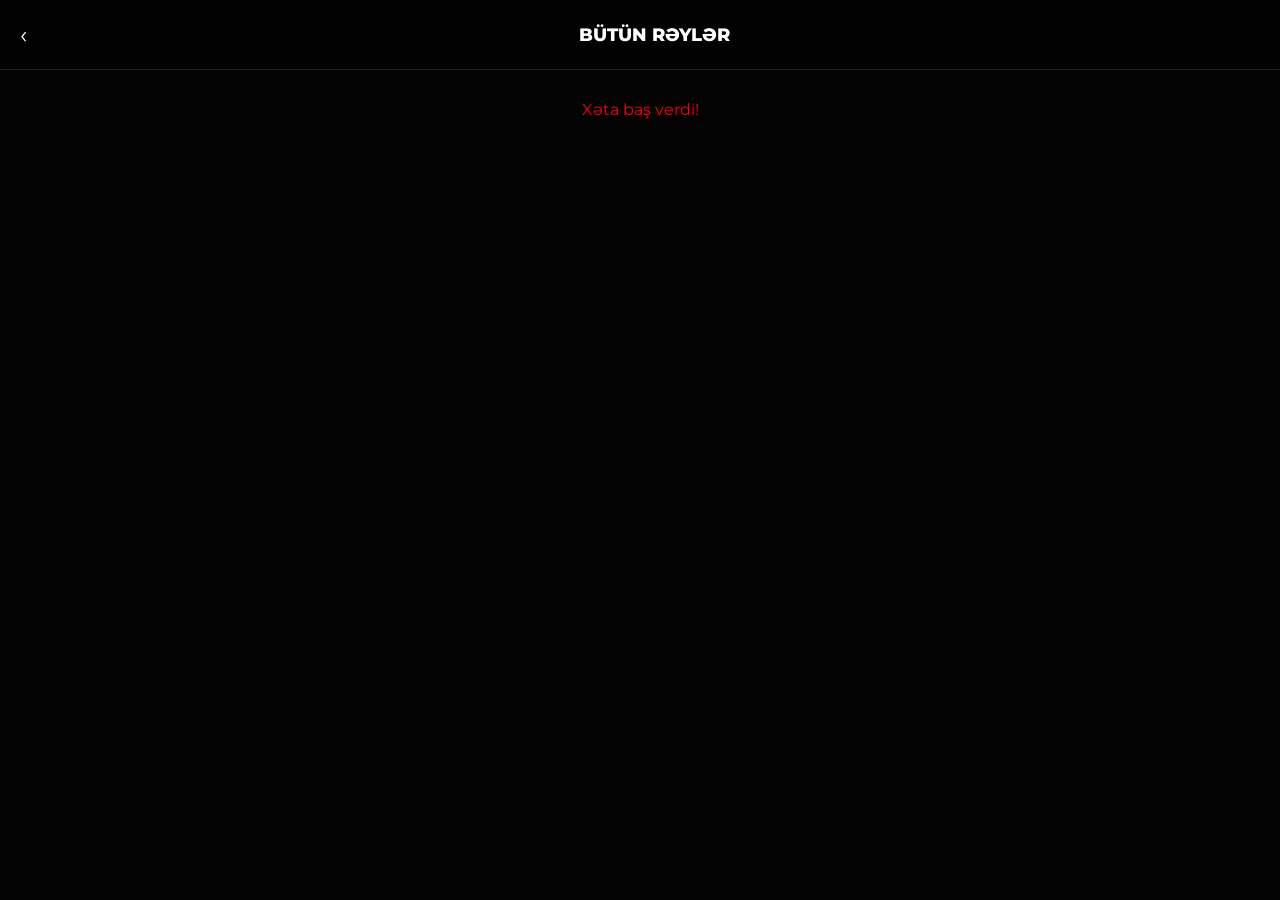
<file: reyler.html>
<!DOCTYPE html>
<html lang="az">
<head>
    <meta charset="UTF-8">
    <meta name="viewport" content="width=device-width, initial-scale=1.0, maximum-scale=1.0, user-scalable=no">
    <title>Rəylər - DARK Horror House</title>
    <style>
        @import url('https://fonts.googleapis.com/css2?family=Montserrat:wght@400;600;800&display=swap');
        :root { --bg: #030303; --surface: #0a0a0a; --primary: #d90000; --text: #ffffff; --border: #222222; }
        * { box-sizing: border-box; margin: 0; padding: 0; font-family: 'Montserrat', sans-serif; }
        body { background: var(--bg); color: var(--text); }
        .topbar { position: fixed; top: 0; width: 100%; height: 70px; background: rgba(3,3,3,0.9); display: flex; align-items: center; justify-content: space-between; padding: 0 20px; z-index: 100; border-bottom: 1px solid var(--border); }
        .topbar-title { font-weight: 800; font-size: 1.1rem; text-transform: uppercase; margin: 0 auto; padding-left: 28px; }
        .back-btn { font-size: 24px; color: var(--text); text-decoration: none; position: absolute; left: 20px; }
        .app-container { width: 100%; max-width: 500px; margin: 0 auto; padding: 20px; padding-top: 100px; }
        .review-item { background: var(--surface); padding: 15px; margin-bottom: 15px; border-radius: 8px; border-left: 3px solid var(--primary); font-size: 14px; }
    </style>
</head>
<body>
    <div class="topbar">
        <a href="index.html" class="back-btn">‹</a>
        <div class="topbar-title">Bütün Rəylər</div>
    </div>
    <div class="app-container" id="allReviews">
        <p style="text-align:center; color: #888;">Yüklənir...</p>
    </div>
    <script>
        const scriptURL = 'https://script.google.com/macros/s/AKfycbzC2Or58ry4WSpllHfM58eG_gmFa5A4LGjv-NUnrT_Rk4mnm5BopssJ30q8YuOeaX9X/exec';
        window.onload = async function() {
            const div = document.getElementById("allReviews");
            try {
                const res = await fetch(`${scriptURL}?action=read`);
                const data = await res.json();
                div.innerHTML = data.map(r => `<div class="review-item"><strong>${r.name}</strong><p style="color:#888; margin-top:5px;">${r.text}</p></div>`).join('');
                if(data.length === 0) div.innerHTML = "<p style='text-align:center;'>Hələ rəy yoxdur.</p>";
            } catch(e) { div.innerHTML = "<p style='text-align:center; color:red;'>Xəta baş verdi!</p>"; }
        };
    </script>
</body>
</html>
</file>
<file: style.css>
@import url('https://fonts.googleapis.com/css2?family=Creepster&family=Montserrat:wght@400;700&display=swap');



*{

    margin:0;

    padding:0;

    box-sizing:border-box;

}



body{

    background:url("forest.jpg") center/cover no-repeat;

    font-family:'Montserrat', sans-serif;

    color:white;

    min-height:100vh;

    overflow-x:hidden;

    animation:fadeIn 1.2s ease;

}



/* Orta səviyyə qaranlıq */

body::before{

    content:"";

    position:fixed;

    inset:0;

    background:rgba(0,0,0,0.60);

    z-index:0;

}



/* Səhifə açılma animasiyası */

@keyframes fadeIn{

    from{opacity:0; transform:translateY(20px);}

    to{opacity:1; transform:translateY(0);}

}



header{

    position:relative;

    z-index:2;

    height:100vh;

    display:flex;

    flex-direction:column;

    align-items:center;

    justify-content:center;

    text-align:center;

}



/* YUXARI BAR */

.topbar{

    position:fixed;

    top:0;

    left:0;

    width:100%;

    height:70px;

    display:flex;

    justify-content:center;

    align-items:center;

    background:rgba(0,0,0,0.9);

    backdrop-filter:blur(6px);

    z-index:9999;

}







.topbar-title{

    font-weight:bold;

    font-size:20px;

}



.burger{

    position:absolute;

    right:25px;

    font-size:28px;

    cursor:pointer;

    transition:0.3s;

}



.burger.close{

    color:#8b0000;

}



/* SIDE MENU */

.side-menu{

    position:fixed;

    top:0;

    right:-50%;

    width:50%;

    height:100vh;

    background:rgba(0,0,0,0.97);

    padding-top:100px;

    transition:0.4s ease;

    z-index:5000;

}









.side-menu a{

    display:block;

    padding:15px;

    color:white;

    text-decoration:none;

    border-bottom:1px solid #222;

}



.side-menu a:hover{

    background:red;

}



.side-menu.active{

    right:0;

}



.side-menu.active{

    right:0;

}





/* LOGO */

.logo img{

    width:650px;

    max-width:95%;

}



.logo{

    display:flex;

    justify-content:center;

    align-items:center;

}



/* SLOGAN */

.slogan{

    margin-top:25px;

    font-family:'Creepster', cursive;

    font-size:42px;

    color:red;

    text-shadow:0 0 25px red;

}



/* REZERVASİYA BUTTON */

.reserve-btn{

    margin-top:80px;

    padding:20px 60px;

    background:linear-gradient(45deg, #8b0000, red);

    color:white;

    text-decoration:none;

    font-weight:700;

    font-size:20px;

    border-radius:50px;

    letter-spacing:1px;

    box-shadow:0 0 15px red,

               0 0 30px red,

               0 0 60px darkred;

    transition:0.4s;

    position:relative;

    overflow:hidden;

}



.reserve-btn:hover{

    background:darkred;

    transform:scale(1.08);

}



/* Telefon uyğunlaşma */

@media(max-width:768px){

    .slogan{

        font-size:28px;

        padding:0 15px;

    }

    .logo img{

        width:220px;

    }

}



/* ===== HERO SECTION ===== */



.hero{

    height:100vh;

    background:url("background.jpg") center/cover no-repeat;

    position:relative;

    display:flex;

    justify-content:center;

    align-items:center;

    text-align:center;

    overflow:hidden;

}



.overlay{

    position:absolute;

    width:100%;

    height:100%;

    background:rgba(0,0,0,0.75);

    backdrop-filter:blur(3px);

}



.hero-content{

    position:relative;

    z-index:2;

    padding:20px;

}



.hero-logo{

    width:75%;

    max-width:350px;

    margin-bottom:20px;

    filter:drop-shadow(0 0 20px red);

}



.hero-title{

    color:#ff0000;

    font-size:22px;

    margin-bottom:30px;

    text-shadow:0 0 15px red;

    font-weight:bold;

}



.hero-btn{

    display:inline-block;

    padding:15px 40px;

    border:2px solid red;

    color:white;

    text-decoration:none;

    font-weight:bold;

    letter-spacing:2px;

    border-radius:8px;

    background:rgba(255,0,0,0.1);

    box-shadow:0 0 15px red;

    transition:0.3s;

}



.hero-btn:hover{

    background:red;

    box-shadow:0 0 25px red;

}



/* ===== GAMES PAGE WINDOW ===== */



.games-section{

    padding:40px 20px;

    min-height:100vh;

}





.game-window{

    width:100%;

    max-width:500px;

    background:rgba(0,0,0,0.75);

    backdrop-filter:blur(8px);

    border:1px solid #8b0000;

    border-radius:15px;

    box-shadow:0 0 30px rgba(255,0,0,0.6);

    overflow:hidden;

    animation:fadeUpWindow 1s ease forwards;

}



.window-header{

    background:rgba(139,0,0,0.2);

    color:#ff0000;

    text-align:center;

    font-size:26px;

    font-weight:bold;

    padding:20px;

    letter-spacing:3px;

    text-shadow:0 0 15px red;

}



.window-body{

    padding:25px;

    color:#f1f1f1;

    line-height:1.8;

    font-size:15px;

    font-family:'Segoe UI', sans-serif;

}



/* Window animasiya */

@keyframes fadeUpWindow{

    from{

        opacity:0;

        transform:translateY(40px);

    }

    to{

        opacity:1;

        transform:translateY(0);

    }

}











/* ===== ABOUT PAGE ===== */



.about-section{

    padding:120px 20px 60px;

    min-height:100vh;

    display:flex;

    justify-content:center;

}



.about-window{

    width:100%;

    max-width:600px;

    background:rgba(0,0,0,0.75);

    backdrop-filter:blur(8px);

    border:1px solid #8b0000;

    border-radius:15px;

    box-shadow:0 0 30px rgba(255,0,0,0.6);

    overflow:hidden;

    animation:fadeUpAbout 1s ease forwards;

}



.about-header{

    background:rgba(139,0,0,0.2);

    color:#ff0000;

    text-align:center;

    font-size:24px;

    font-weight:bold;

    padding:20px;

    letter-spacing:3px;

    text-shadow:0 0 15px red;

}



.about-body{

    padding:25px;

    color:#f1f1f1;

    line-height:1.9;

    font-size:15px;

}



/* Animasiya */

@keyframes fadeUpAbout{

    from{

        opacity:0;

        transform:translateY(40px);

    }

    to{

        opacity:1;

        transform:translateY(0);

    }

}





/* ===== MODS PAGE ===== */



.mods-section{

    padding:120px 20px 60px;

    min-height:100vh;

    display:flex;

    justify-content:center;

}



.mods-container{

    width:100%;

    max-width:700px;

}



.mode-card{

    background:rgba(0,0,0,0.75);

    border:1px solid #8b0000;

    border-radius:12px;

    padding:25px;

    margin-bottom:25px;

    box-shadow:0 0 20px rgba(255,0,0,0.4);

    transition:0.4s;

}



.mode-card h2{

    color:#ff0000;

    margin-bottom:15px;

    letter-spacing:3px;

    text-shadow:0 0 10px red;

}



.mode-card p{

    line-height:1.8;

    font-size:15px;

    color:#f1f1f1;

}



.mode-card:hover{

    transform:scale(1.03);

    box-shadow:0 0 30px red;

}



.ultra{

    border:1px solid red;

    box-shadow:0 0 30px rgba(255,0,0,0.7);

}





.azrail{

    border:1px solid #b30000;

    box-shadow:0 0 25px rgba(179,0,0,0.6);

}



.azrail h2{

    color:#ff1a1a;

    text-shadow:0 0 15px red;

}



.azrail:hover{

    transform:scale(1.03);

    box-shadow:0 0 40px red;

}



/* ===== GAME CARD STYLE ===== */

.game-card{

    background:#0a0a0a;

    border:1px solid #8b0000;

    border-radius:15px;

    padding:25px;

    margin-bottom:30px;

    box-shadow:0 0 25px rgba(255,0,0,0.4);

    transition:0.4s;

    position:relative;

    z-index:2;

}



.game-card h2{

    color:#ff1a1a;

    margin-bottom:15px;

    letter-spacing:3px;

    text-shadow:0 0 12px red;

}



.game-card p{

    color:#f1f1f1;

    line-height:1.8;

    font-size:15px;

}



.game-card:hover{

    transform:scale(1.02);

    box-shadow:0 0 40px red;

}



/* REZERV POPUP */



.reserve-popup{

position:fixed;

top:0;

left:0;

width:100%;

height:100%;

background:rgba(0,0,0,0.85);

display:none;

align-items:center;

justify-content:center;

z-index:999;

}



.reserve-box{

background:#0a0a0a;

border:1px solid red;

padding:30px;

border-radius:10px;

width:90%;

max-width:350px;

text-align:center;

box-shadow:0 0 20px red;

}



.reserve-box h2{

color:red;

margin-bottom:20px;

}



.reserve-box input{

width:100%;

padding:10px;

margin:10px 0;

background:black;

border:1px solid red;

color:white;

}



.confirm-btn{

margin-top:15px;

padding:12px 25px;

background:red;

border:none;

color:white;

font-weight:bold;

cursor:pointer;

}



.close-btn{

position:absolute;

right:20px;

top:15px;

color:red;

font-size:20px;

cursor:pointer;

}



.games-container{

display:flex;

justify-content:center;

gap:60px;

margin-top:140px;

flex-wrap:wrap;

}



.game-card{

width:260px;

height:260px;

border-radius:15px;

overflow:hidden;

position:relative;

cursor:pointer;

transition:0.3s;

box-shadow:0 0 20px rgba(255,0,0,0.5);

}



.game-card:hover{

transform:scale(1.07);

box-shadow:0 0 40px red;

}



.game-img{

width:100%;

height:100%;

object-fit:cover;

}



.game-title{

position:absolute;

bottom:15px;

width:100%;

text-align:center;

font-size:26px;

font-weight:bold;

color:#ff2b2b;



text-shadow:

0 0 5px red,

0 0 10px red,

0 0 20px red,

0 0 40px darkred;



letter-spacing:3px;

}







.route-btn{

    display:inline-block;

    margin-top:15px;

    padding:15px 30px;

    background:#8b0000;

    color:white;

    text-decoration:none;

    font-weight:bold;

    border-radius:8px;

    box-shadow:0 0 15px red;

    transition:0.3s;

}



.route-btn:hover{

    background:red;

    box-shadow:0 0 25px red;







  .reserve-page{

    padding-top:100px; /* BU ƏN VACİB */

    padding-left:20px;

    padding-right:20px;

}





.form-popup{

position:fixed;

top:0;

left:0;

width:100%;

height:100%;

background:rgba(0,0,0,0.8);

display:none;

align-items:center;

justify-content:center;

}



.form-box{

background:black;

padding:25px;

border:1px solid red;

width:90%;

max-width:300px;

}



.form-box input{

width:100%;

margin:10px 0;

padding:10px;

background:#111;

color:white;

border:1px solid red;

}



.form-box button{

margin-top:10px;

padding:10px;

width:100%;

background:red;

border:none;

color:white;

cursor:pointer;

}



}







/* ===== RESERVE PAGE ===== */



.reserve-page{

    padding:120px 20px;

    text-align:center;

}



/* TARİX SELECT */

#dateSelect{

    padding:10px;

    background:black;

    color:white;

    border:1px solid red;

    margin-bottom:25px;

}



/* SAAT GRID */

.time-grid{

    display:grid;

    grid-template-columns:repeat(3,1fr);

    gap:15px;

}



.time-box{

    padding:18px;

    border:1px solid red;

    border-radius:10px;

    cursor:pointer;

    font-weight:bold;

    background:#111;

    transition:0.3s;

}



.time-box:hover{

    background:red;

}



/* POPUP */

.popup{

    position:fixed;

    top:0;

    left:0;

    width:100%;

    height:100%;

    background:rgba(0,0,0,0.85);

    display:none;

    justify-content:center;

    align-items:center;

}



.popup-box{

    background:black;

    padding:25px;

    width:90%;

    max-width:300px;

    border:1px solid red;

    text-align:center;

}



.popup-box input{

    width:100%;

    padding:10px;

    margin:10px 0;

    background:#111;

    border:1px solid red;

    color:white;

}



.popup-box button{

    width:100%;

    padding:10px;

    margin-top:10px;

    background:red;

    border:none;

    color:white;

    cursor:pointer;

}



.popup-box button:disabled{

    background:#555;

    cursor:not-allowed;

}

.back-btn{

    position:fixed;

    top:20px;

    left:20px;

    font-size:26px;

    color:white;

    z-index:99999;

    cursor:pointer;

}





/* CLICK FIX */

.reserve-page{

    position:relative;

    z-index:5;

}



.time-grid{

    position:relative;

    z-index:10;

}



.time-box{

    position:relative;

    z-index:20;

    pointer-events:auto;

}



.popup{

    position:fixed;

    top:0;

    left:0;

    width:100%;

    height:100%;

    background:rgba(0,0,0,0.7); /* daha yumşaq qaranlıq */

    backdrop-filter:blur(5px);

    display:none;

    justify-content:center;

    align-items:center;

    z-index:99999; /* ƏN ÜST */

}



.popup-box{

    position:relative;

    z-index:100000;

}





.popup-back{

    position:absolute;

    top:10px;

    left:10px;

    font-size:24px;

    color:red;

    cursor:pointer;

}



.time-box.disabled{

    background:#333;

    color:#777;

    border:1px solid #555;

    cursor:not-allowed;

    box-shadow:none;

}



.popup-box{

    position:relative;

    z-index:100000;

}



.time-box.disabled{

    background:#222;

    color:#777;

    border:1px solid #555;

    cursor:not-allowed;

    box-shadow:none;

}



/* Admin Giriş Yazısı */

.admin-footer {

    text-align: center;

    padding: 40px 0;

    opacity: 0.2; /* Çox sönük görünür ki, müştərilər fikir verməsin */

    transition: 0.3s;

}

.admin-footer:hover {

    opacity: 1; /* Üstünə gələndə aydınlaşır */

}

.admin-link {

    cursor: pointer;

    color: #555;

    font-size: 13px;

    text-decoration: none;

    font-family: sans-serif;

}



/* Şifrə Popup Dizaynı */

#adminPopup {

    display: none; /* Başlanğıcda gizli */

    position: fixed;

    inset: 0;

    background: rgba(0,0,0,0.9);

    z-index: 10000;

    align-items: center;

    justify-content: center;

}




/* Footer - Sosial Media bölməsi */
.main-footer {
    background-color: #0a0a0a; /* Tünd və qalın arxa fon */
    border-top: 2px solid #8b0000; /* Qırmızı nazik xətt */
    padding: 40px 0 20px 0;
    margin-top: 50px;
}

.footer-container {
    max-width: 1200px;
    margin: 0 auto;
    text-align: center;
}

.social-links {
    display: flex;
    justify-content: center;
    gap: 50px; /* İkonlar arası məsafə */
    margin-bottom: 25px;
}

.social-item {
    display: flex;
    flex-direction: column;
    align-items: center;
    text-decoration: none;
    color: #fff;
    transition: all 0.3s ease;
}

.social-item img {
    width: 35px;
    height: 35px;
    margin-bottom: 8px;
    filter: drop-shadow(0 0 5px rgba(255, 0, 0, 0.5));
}

.social-item:hover {
    transform: scale(1.2); /* Üstünə gələndə böyüsün */
}

.social-item span {
    font-size: 13px;
    letter-spacing: 1px;
    font-family: sans-serif;
}

.footer-bottom {
    border-top: 1px solid #222;
    padding-top: 15px;
    color: #555;
    font-size: 12px;
}







.map-btn {
    display: inline-block;
    padding: 15px 30px;
    margin: 10px;
    border-radius: 8px;
    text-decoration: none;
    font-weight: bold;
    color: #ffffff;
    text-transform: uppercase;
    transition: 0.3s;
}

.google-maps {
    background: linear-gradient(90deg, #1e3c72, #2a5298); /* Mavi/Tünd rəng keçidi */
    box-shadow: 0 0 15px rgba(30, 60, 114, 0.4);
}

.waze {
    background: linear-gradient(90deg, #134e5e, #71b280); /* Yaşıl/Mavi keçid */
    box-shadow: 0 0 15px rgba(19, 78, 94, 0.4);
}

.map-btn:hover {
    transform: scale(1.05);
    filter: brightness(1.2);
}
</file>
